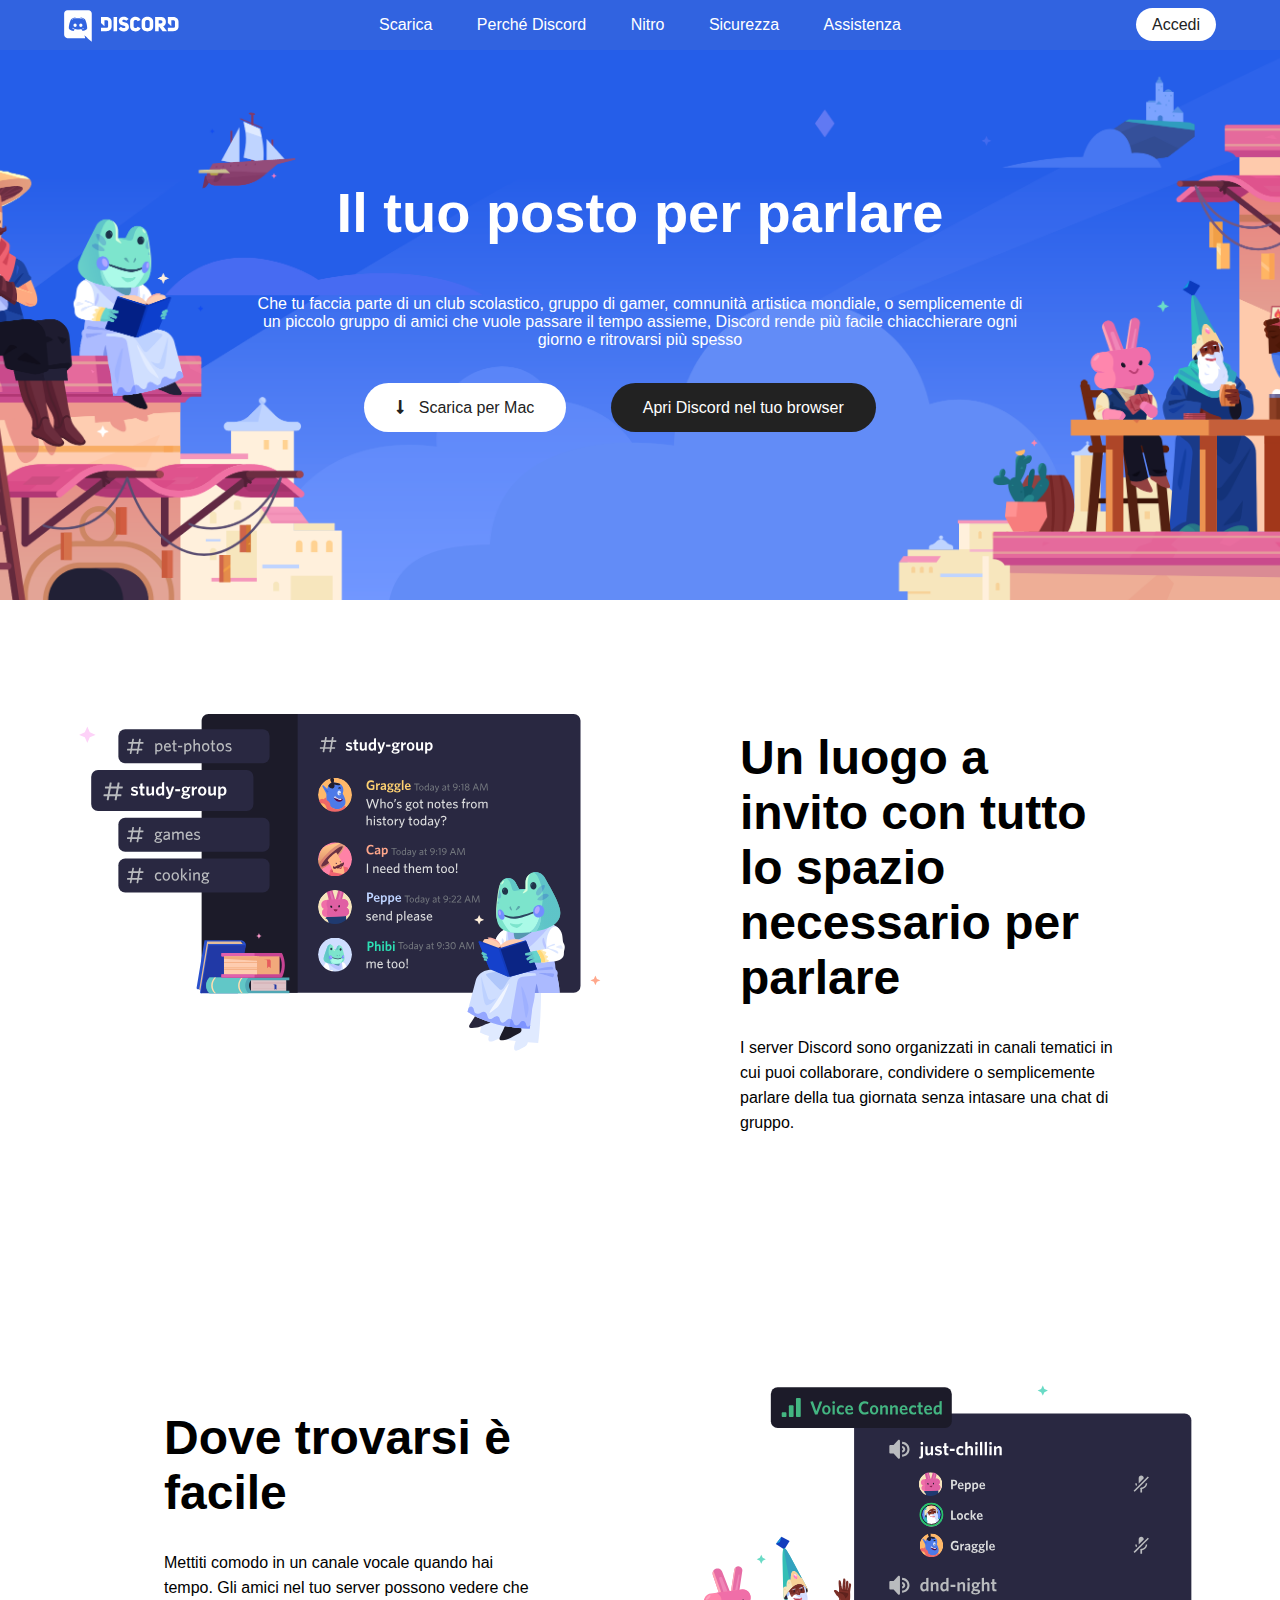
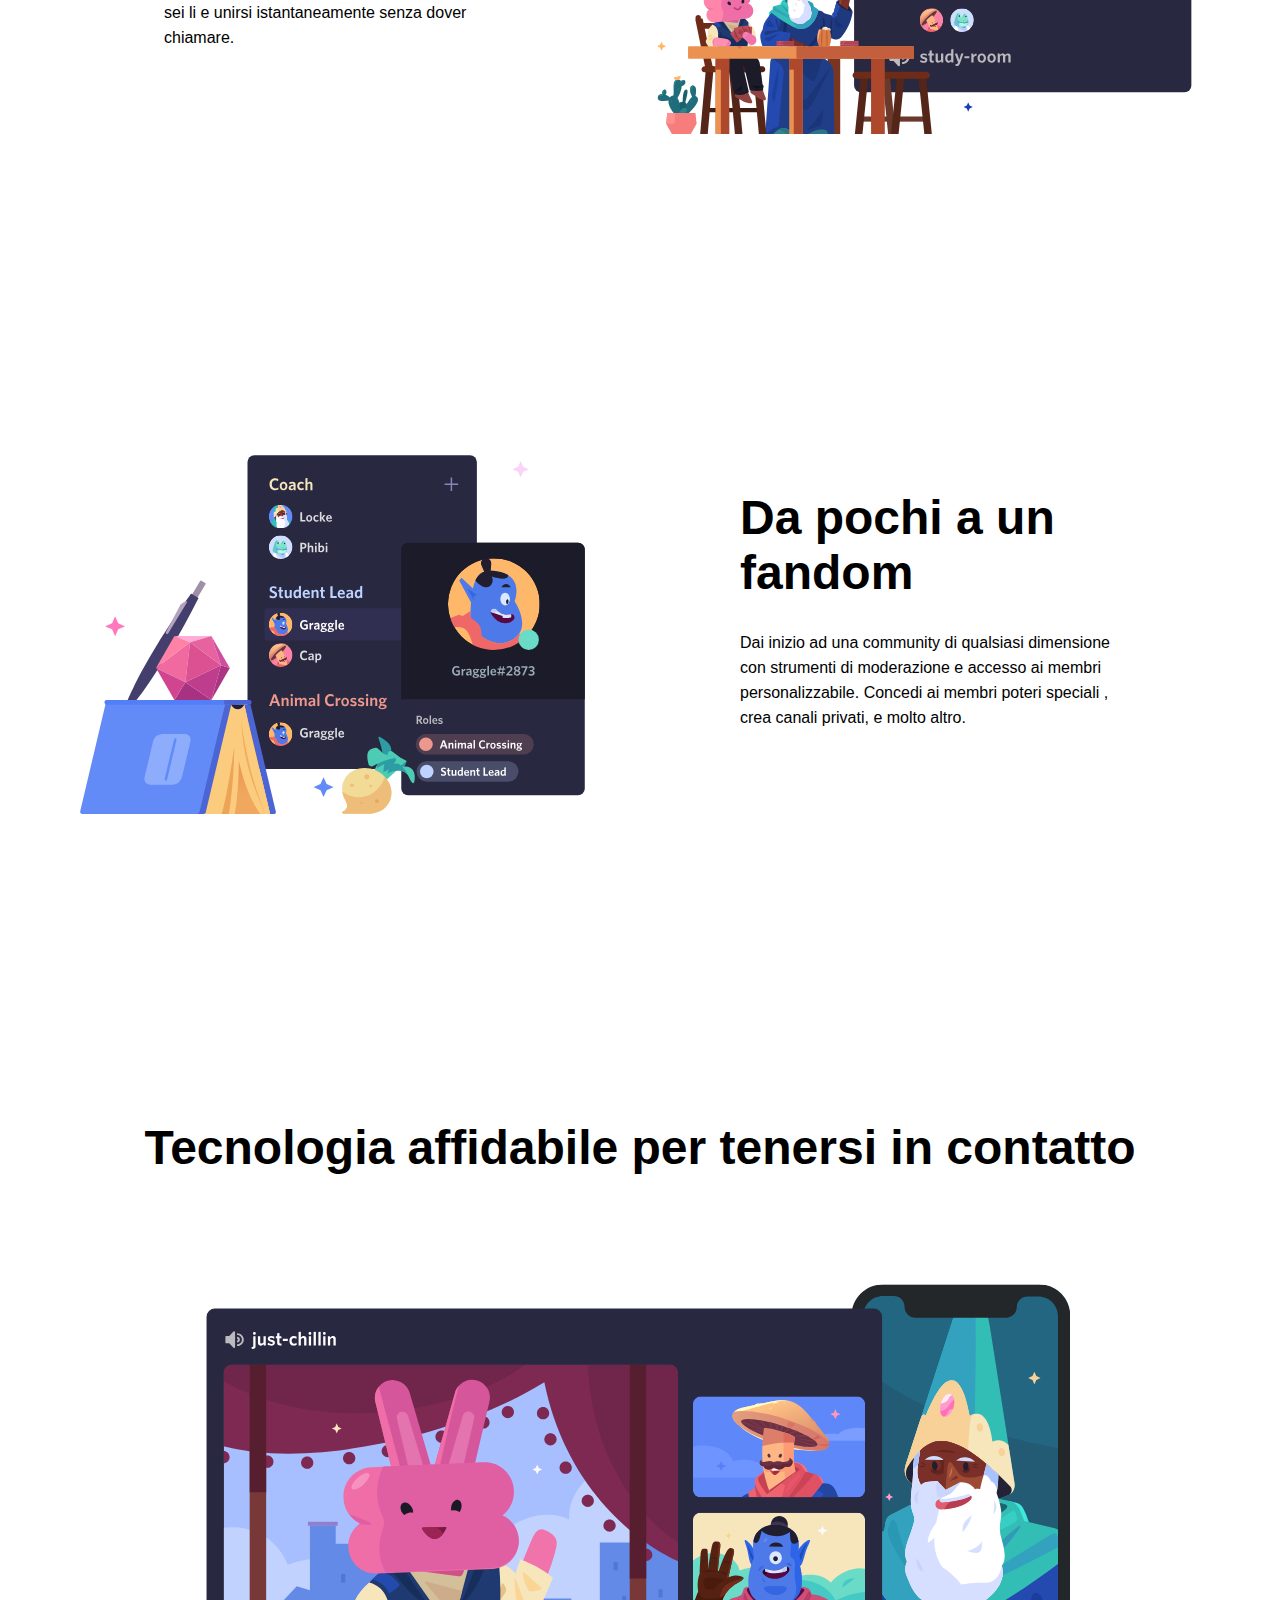
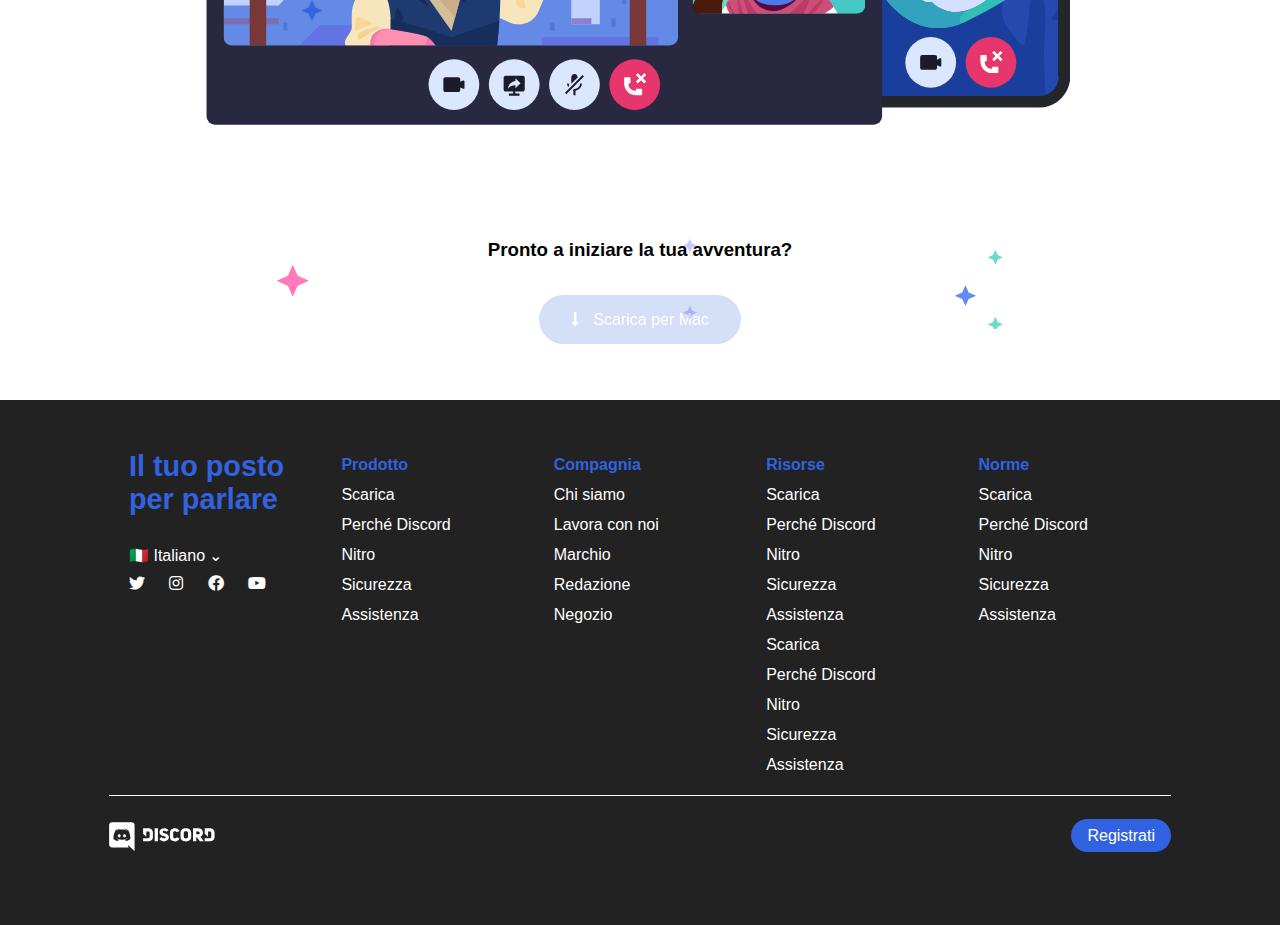
<file: index.html>
<!DOCTYPE html>
<html lang="en">

<head>
    <link rel="stylesheet" href="https://cdnjs.cloudflare.com/ajax/libs/font-awesome/5.15.4/css/all.min.css">
    <link rel="stylesheet" href="css/style.css">
    <meta charset="UTF-8">
    <meta http-equiv="X-UA-Compatible" content="IE=edge">
    <meta name="viewport" content="width=device-width, initial-scale=1.0">
    <title>htmlcss-Discord</title>
</head>

<body>

    <header>

        <div class="clearfix container-nav">

            <!-- logo  -->
            <div class="logo float-left">
                <img src="img/logo.svg" alt="header-logo">
            </div>

            <!-- navbar  -->
            <nav id="header-nav" class="float-left">
                <ul>
                    <li>
                        <a href="#">Scarica</a>
                    </li>
                    <li>
                        <a href="#">Perché Discord</a>
                    </li>
                    <li>
                        <a href=à"">Nitro</a>
                    </li>
                    <li>
                        <a href="#">Sicurezza</a>
                    </li>
                    <li>
                        <a href="#">Assistenza</a>
                    </li>
                </ul>
            </nav>

            <!-- btn header  -->
            <div class="btn-min float-right">
                <a href="#">Accedi</a>
            </div>

        </div>

    </header>


    <!-- jumbotron -->
    <div id="jumbotron">

        <div class="container-min">

            <h1 class="mrg-btm-50">Il tuo posto per parlare</h1>
            <p class="mrg-btm-50">Che tu faccia parte di un club scolastico, gruppo di gamer, comnunità artistica
                mondiale, o semplicemente di un piccolo gruppo di amici che vuole passare il tempo assieme, Discord
                rende più facile chiacchierare ogni giorno e ritrovarsi più spesso</p>

            <!-- buttons jumbotron -->
            <div class="btn-big">
                <a href="#"> <i class="fas fa-long-arrow-alt-down"></i> Scarica per Mac</a>
            </div>

            <div class="btn-big btn-black">
                <a href="#"> Apri Discord nel tuo browser</a>
            </div>

        </div>

    </div>
    <!-- fine jumbotron  -->

    <!-- main  -->
    <main>

        <!-- prima sezione main  -->
        <section class="container clearfix">

            <div class="float-left w-50">
                <img src="img/item1.svg" alt="sec1-img">
            </div>
            <div class="float-right w-50 pd-50-100">
                <h2 class="mrg-btm-30"> Un luogo a invito con tutto lo spazio necessario per parlare</h2>
                <p>
                    I server Discord sono organizzati in canali tematici in cui puoi collaborare, condividere o semplicemente parlare della tua giornata senza intasare una chat di gruppo.
                </p>
            </div>

        </section>
        <!-- fine prima sezione main  -->

        <!-- seconda sezione main  -->
        <section class="container clearfix">

            <div class="float-left w-50 pd-50-100">
                <h2 class="mrg-btm-30">
                    Dove trovarsi è facile
                </h2>
                <p>
                    Mettiti comodo in un canale vocale quando hai tempo. Gli amici nel tuo server possono vedere che sei li e unirsi istantaneamente senza dover chiamare.
                </p>
            </div>
            <div class="float-right w-50">
                <img src="img/item2.svg" alt="sect2-img">
            </div>
        </section>
        <!-- fine seconda sezione main  -->

        <!-- terza sezione main  -->
        <section class="container clearfix">

            <div class="float-left w-50">
                <img src="img/item3.svg" alt="sect2-img">

            </div>
            <div class="float-right w-50 pd-50-100">
                <h2 class="mrg-btm-30">
                    Da pochi a un fandom
                </h2>
                <p>
                    Dai inizio ad una community di qualsiasi dimensione con strumenti di moderazione e accesso ai membri personalizzabile. Concedi ai membri poteri speciali , crea canali privati, e molto altro.
                </p>
            </div>

        </section>

        <!-- sezione bottom  -->
        <section id="section-bottom" class="container-plus">

            <h2 class=" mrg-btm-50">Tecnologia affidabile per tenersi in contatto</h2>
            <img src="img/item4-big.svg" alt="">
            <div class="start-adventure">
                <h3 class="mrg-btm-50">Pronto a iniziare la tua avventura?</h3>
                <div class="btn-big btn-blue">
                    <a href="#"><i class="fas fa-long-arrow-alt-down"></i> Scarica per Mac</a>
                </div>
            </div>

        </section>
        <!-- fine sezione bottom  -->

    </main>
    <!-- fine main  -->

    <!-- footer  -->
    <footer>

        <div class="ft-container">

            <div class="clearfix">

                <!-- ftcol-left  -->
                <nav class=" ftcol-left float-left">
                    <h4 class="mrg-btm-30">Il tuo posto per parlare</h4>
                    <span> 🇮🇹 Italiano &#8964;</span>
                    <ul>
                        <li>
                            <a href="#"><i class="fab fa-twitter"></i></a>
                        </li>
                        <li>
                            <a href="#"><i class="fab fa-instagram"></i></a>
                        </li>
                        <li>
                            <a href="#"><i class="fab fa-facebook"></i></a>
                        </li>
                        <li>
                            <a href="#"><i class="fab fa-youtube"></i></a>
                        </li>
                    </ul>
                </nav>

                <!-- ftcol-right -->

                <!-- prima lista  -->
                <nav class="ftcol-right float-left">

                    <ul>
                        <li>
                            <h4>Prodotto</h4>
                        </li>
                        <li>
                            <a href="#">Scarica</a>
                        </li>
                        <li>
                            <a href="#">Perché Discord</a>
                        </li>
                        <li>
                            <a href="#">Nitro</a>
                        </li>
                        <li>
                            <a href="#">Sicurezza</a>
                        </li>
                        <li>
                            <a href="#">Assistenza</a>
                        </li>
                    </ul>

                </nav>

                <!-- seconda lista  -->
                <nav class="ftcol-right float-left">

                    <ul>
                        <li>
                            <h4>Compagnia</h4>
                        </li>
                        <li>
                            <a href="#">Chi siamo</a>
                        </li>
                        <li>
                            <a href="#">Lavora con noi</a>
                        </li>
                        <li>
                            <a href="#">Marchio</a>
                        </li>
                        <li>
                            <a href="#">Redazione</a>
                        </li>
                        <li>
                            <a href="#">Negozio</a>
                        </li>
                    </ul>

                </nav>

                <!-- terza lista  -->
                <nav class="ftcol-right float-left">

                    <ul>
                        <li>
                            <h4>Risorse</h4>
                        </li>
                        <li>
                            <a href="#">Scarica</a>
                        </li>
                        <li>
                            <a href="#">Perché Discord</a>
                        </li>
                        <li>
                            <a href="#">Nitro</a>
                        </li>
                        <li>
                            <a href="#">Sicurezza</a>
                        </li>
                        <li>
                            <a href="#">Assistenza</a>
                        </li>
                        <li>
                            <a href="#">Scarica</a>
                        </li>
                        <li>
                            <a href="#">Perché Discord</a>
                        </li>
                        <li>
                            <a href="#">Nitro</a>
                        </li>
                        <li>
                            <a href="#">Sicurezza</a>
                        </li>
                        <li>
                            <a href="#">Assistenza</a>
                        </li>
                    </ul>

                </nav>

                <!-- quarta lista  -->
                <nav class="ftcol-right float-left">

                    <ul>
                        <li>
                            <h4>Norme</h4>
                        </li>
                        <li>
                            <a href="#">Scarica</a>
                        </li>
                        <li>
                            <a href="#">Perché Discord</a>
                        </li>
                        <li>
                            <a href="#">Nitro</a>
                        </li>
                        <li>
                            <a href="#">Sicurezza</a>
                        </li>
                        <li>
                            <a href="#">Assistenza</a>
                        </li>
                    </ul>

                </nav>

            </div>

            <!-- bottom nav  -->
            <div id="bottom-nav" class="clearfix mrg-top-15">

                <div class="logo float-left">
                    <img src="img/logo.svg" alt="footer-logo">
                </div>

                <div class="btn-min btn-blue float-right">
                    <a href="#">Registrati</a>
                </div>

            </div>

        </div>

    </footer>
    <!-- fine footer  -->

</body>

</html>
</file>
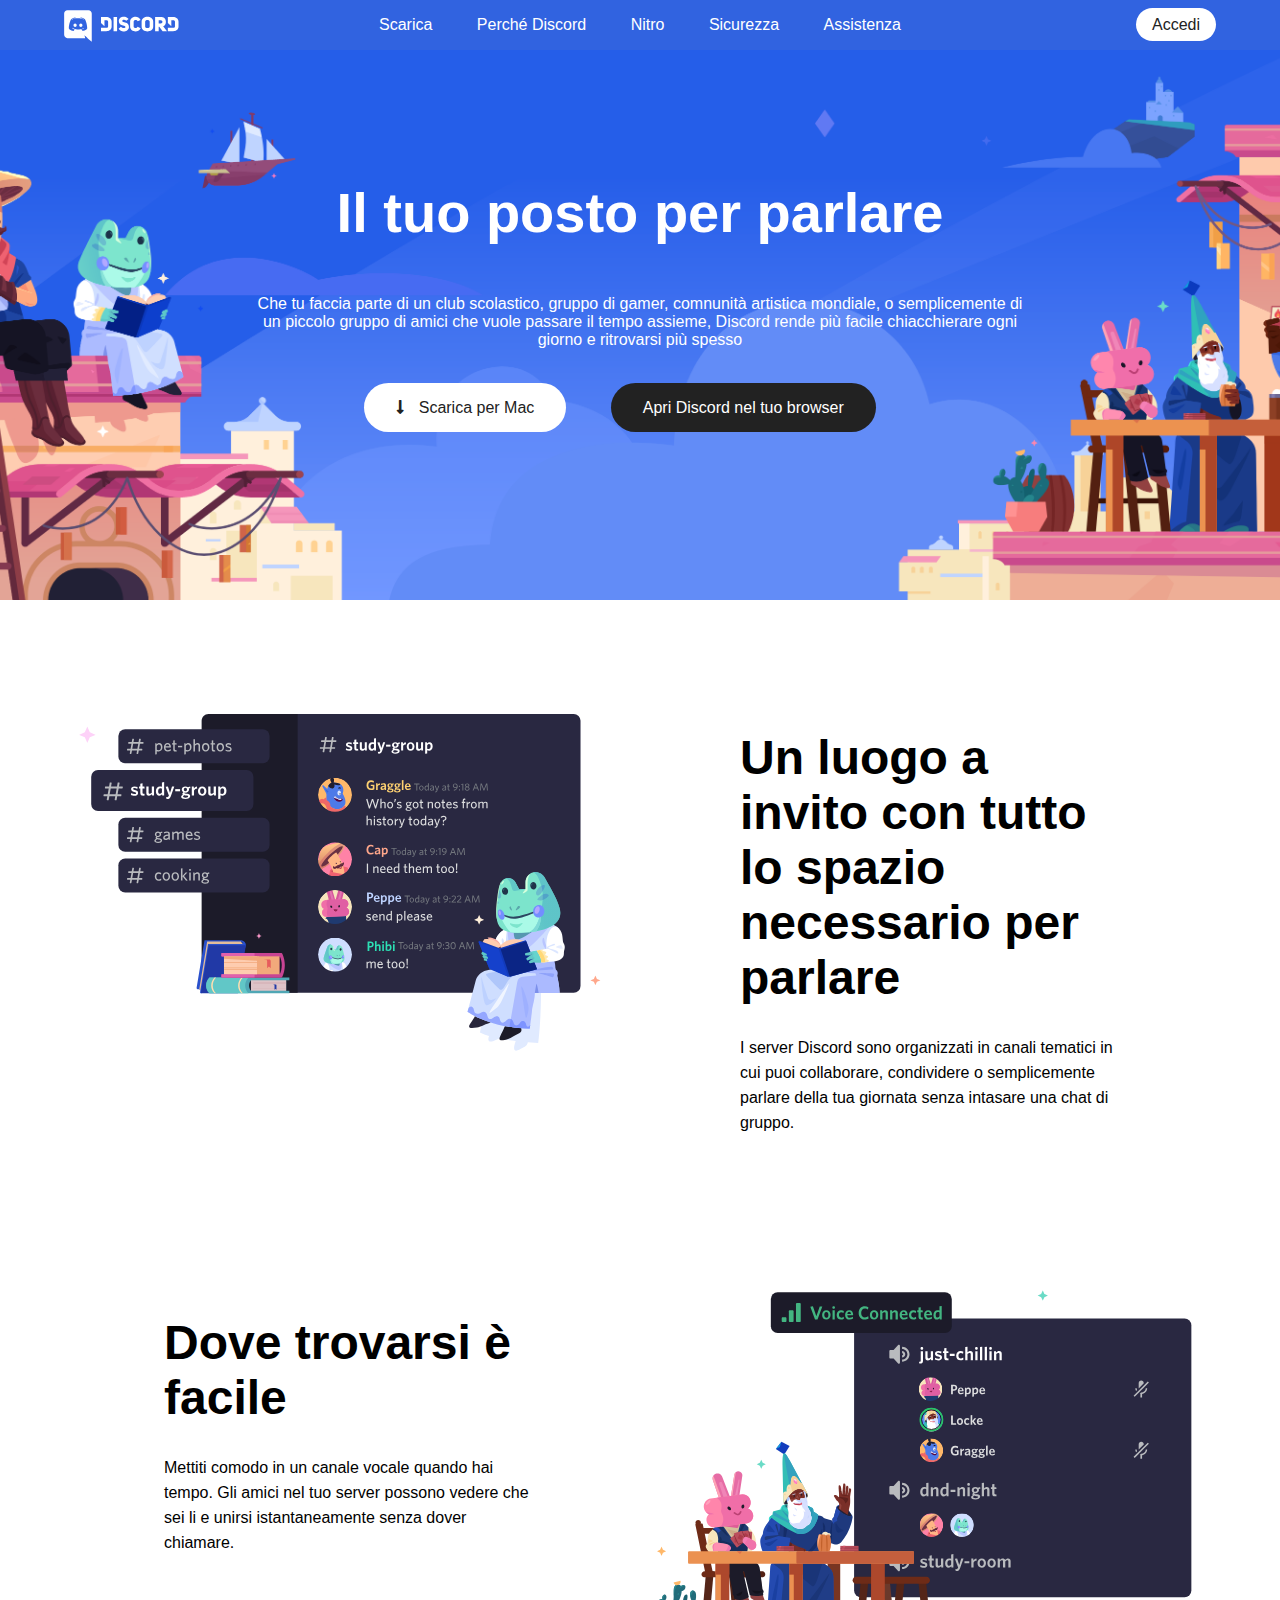
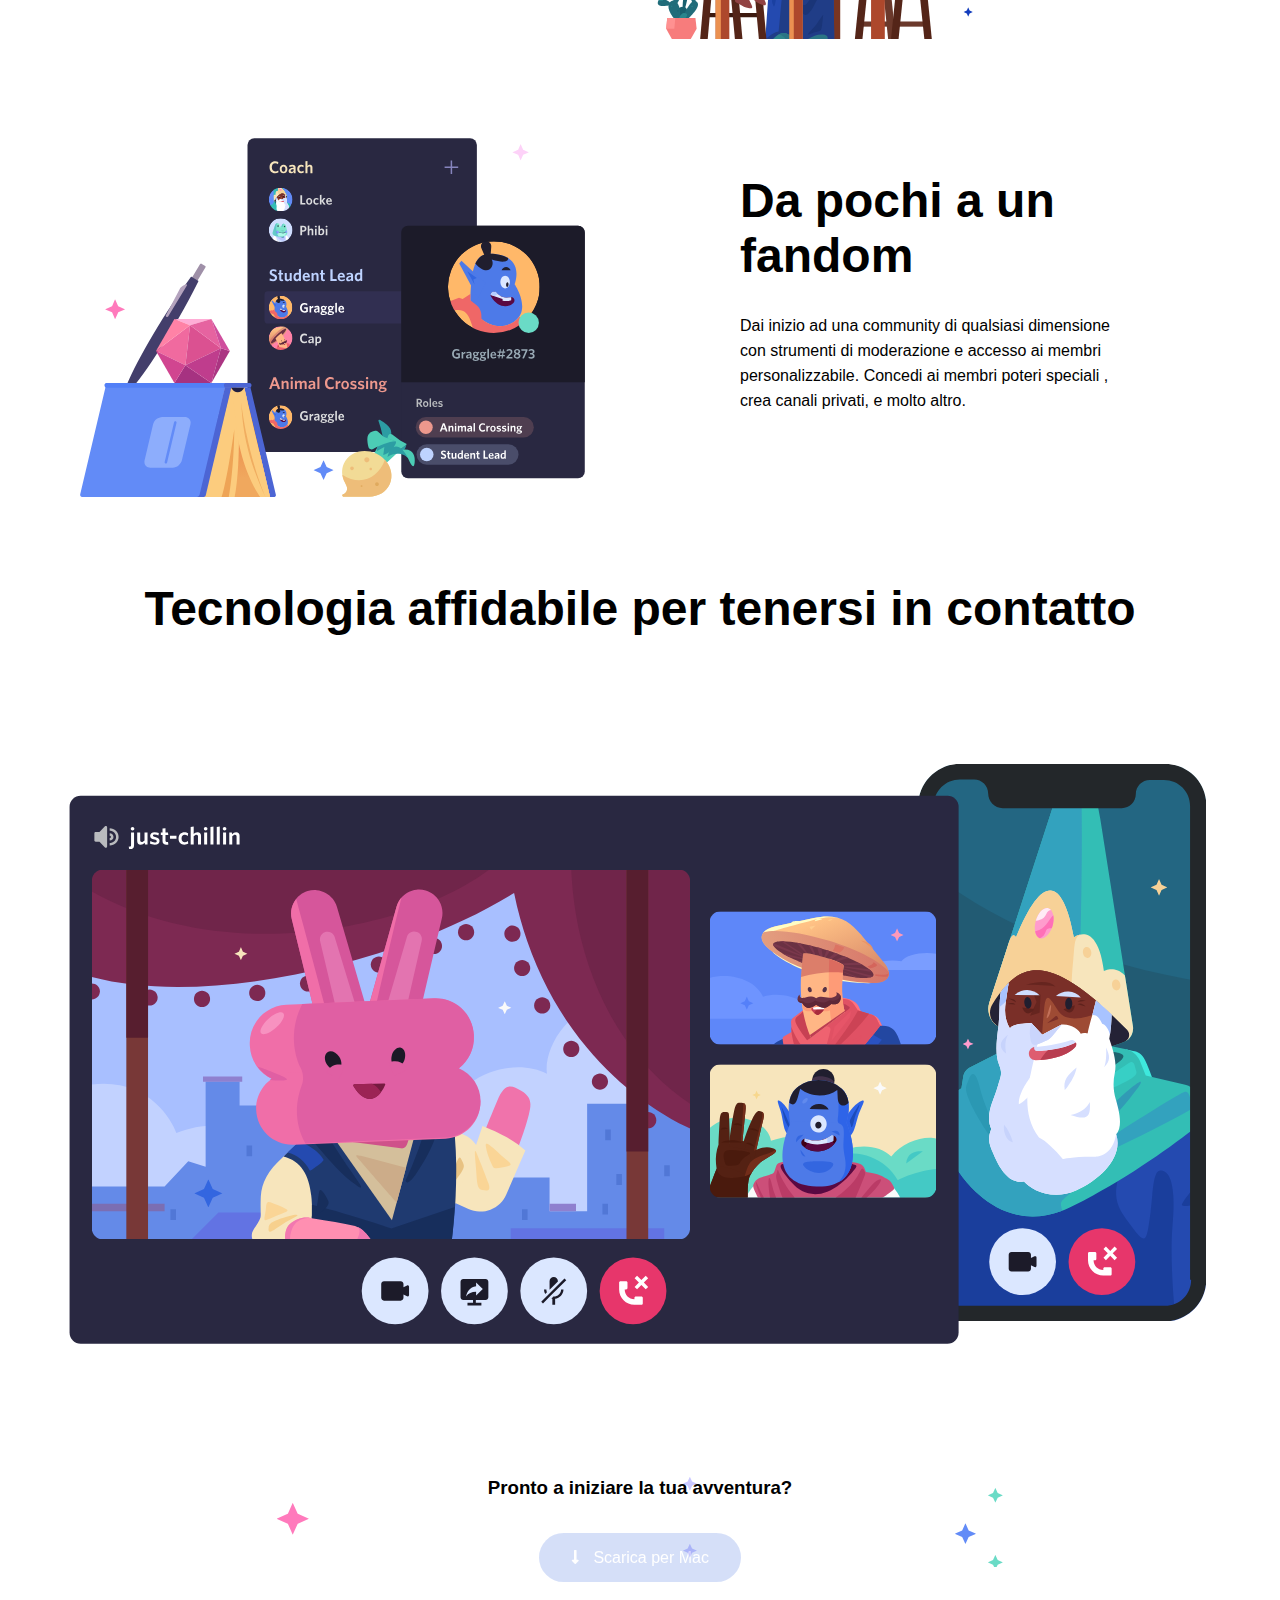
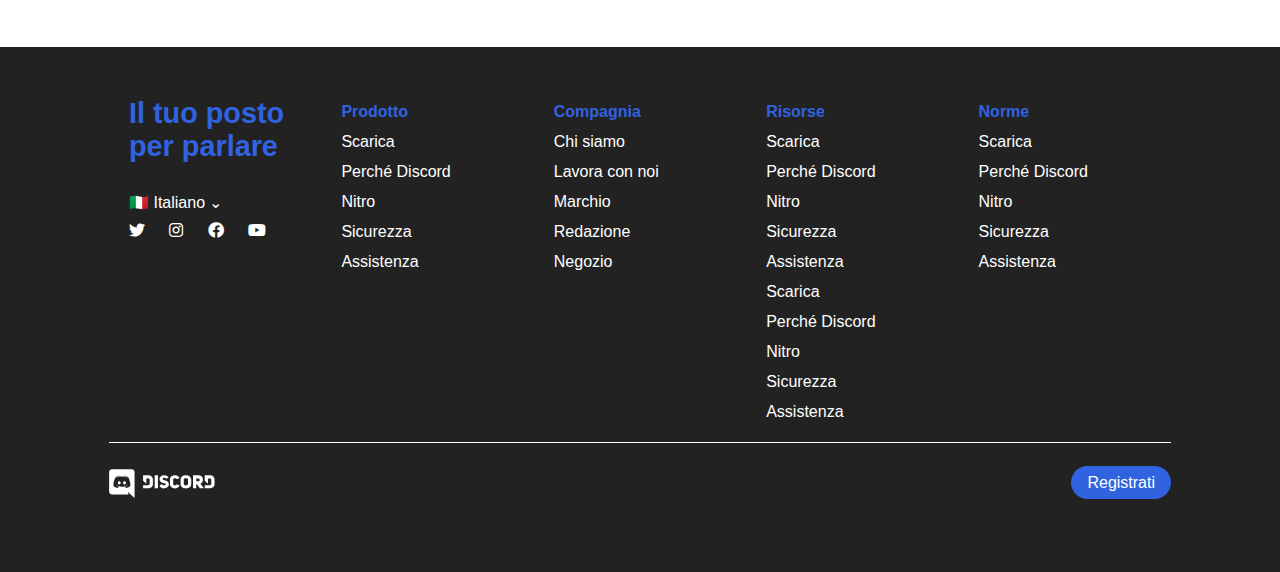
<file: Bonus/index.html>
<!DOCTYPE html>
<html lang="en">

<head>
    <link rel="stylesheet" href="https://cdnjs.cloudflare.com/ajax/libs/font-awesome/5.15.4/css/all.min.css">
    <link rel="stylesheet" href="css/style.css">
    <meta charset="UTF-8">
    <meta http-equiv="X-UA-Compatible" content="IE=edge">
    <meta name="viewport" content="width=device-width, initial-scale=1.0">
    <title>Debug discord</title>
</head>

<body>

    <header>

        <div class="clearfix container-nav">

            <!-- logo  -->
            <div class="logo float-left">
                <img src="img/logo.svg" alt="header-logo">
            </div>

            <!-- navbar  -->
            <nav id="header-nav" class="float-left">
                <ul>
                    <li>
                        <a href="#">Scarica</a>
                    </li>
                    <li>
                        <a href="#">Perché Discord</a>
                    </li>
                    <li>
                        <a href=à"">Nitro</a>
                    </li>
                    <li>
                        <a href="#">Sicurezza</a>
                    </li>
                    <li>
                        <a href="#">Assistenza</a>
                    </li>
                </ul>
            </nav>

            <!-- btn header  -->
            <div class="btn-min float-right">
                <a href="#">Accedi</a>
            </div>

        </div>

    </header>


    <!-- jumbotron -->
    <div id="jumbotron">

        <div class="container-min">

            <h1 class="mrg-btm-50">Il tuo posto per parlare</h1>
            <p class="mrg-btm-50">Che tu faccia parte di un club scolastico, gruppo di gamer, comnunità artistica
                mondiale, o semplicemente di un piccolo gruppo di amici che vuole passare il tempo assieme, Discord
                rende più facile chiacchierare ogni giorno e ritrovarsi più spesso</p>

            <!-- buttons jumbotron -->
            <div class="btn-big">
                <a href="#"> <i class="fas fa-long-arrow-alt-down"></i> Scarica per Mac</a>
            </div>

            <div class="btn-big btn-black">
                <a href="#"> Apri Discord nel tuo browser</a>
            </div>

        </div>

    </div>
    <!-- fine jumbotron  -->

    <!-- main  -->
    <main>

        <!-- prima sezione main  -->
        <section class="container clearfix">

            <div class="float-left w-50">
                <img src="img/item1.svg" alt="sec1-img">
            </div>
            <div class="float-right w-50 pd-50-100">
                <h2 class="mrg-btm-30"> Un luogo a invito con tutto lo spazio necessario per parlare</h2>
                <p>
                    I server Discord sono organizzati in canali tematici in cui puoi collaborare, condividere o semplicemente parlare della tua giornata senza intasare una chat di gruppo.
                </p>
            </div>

        </section>
        <!-- fine prima sezione main  -->

        <!-- seconda sezione main  -->
        <section class="container clearfix">

            <div class="float-left w-50 pd-50-100">
                <h2 class="mrg-btm-30">
                    Dove trovarsi è facile
                </h2>
                <p>
                    Mettiti comodo in un canale vocale quando hai tempo. Gli amici nel tuo server possono vedere che sei li e unirsi istantaneamente senza dover chiamare.
                </p>
            </div>
            <div class="float-right w-50">
                <img src="img/item2.svg" alt="sect2-img">
            </div>
        </section>
        <!-- fine seconda sezione main  -->

        <!-- terza sezione main  -->
        <section class="container clearfix">

            <div class="float-left w-50">
                <img src="img/item3.svg" alt="sect2-img">

            </div>
            <div class="float-right w-50 pd-50-100">
                <h2 class="mrg-btm-30">
                    Da pochi a un fandom
                </h2>
                <p>
                    Dai inizio ad una community di qualsiasi dimensione con strumenti di moderazione e accesso ai membri personalizzabile. Concedi ai membri poteri speciali , crea canali privati, e molto altro.
                </p>
            </div>

        </section>

        <!-- sezione bottom  -->
        <section id="section-bottom" class="container-plus">

            <h2 class=" mrg-btm-50">Tecnologia affidabile per tenersi in contatto</h2>
            <img src="img/item4-big.svg" alt="">
            <div class="start-adventure">
                <h3 class="mrg-btm-50">Pronto a iniziare la tua avventura?</h3>
                <div class="btn-big btn-blue">
                    <a href="#"><i class="fas fa-long-arrow-alt-down"></i> Scarica per Mac</a>
                </div>
            </div>

        </section>
        <!-- fine sezione bottom  -->

    </main>
    <!-- fine main  -->

    <!-- footer  -->
    <footer>

        <div class="ft-container">

            <div class="clearfix">

                <!-- ftcol-left  -->
                <nav class=" ftcol-left float-left">
                    <h4 class="mrg-btm-30">Il tuo posto per parlare</h4>
                    <span> 🇮🇹 Italiano &#8964;</span>
                    <ul>
                        <li>
                            <a href="#"><i class="fab fa-twitter"></i></a>
                        </li>
                        <li>
                            <a href="#"><i class="fab fa-instagram"></i></a>
                        </li>
                        <li>
                            <a href="#"><i class="fab fa-facebook"></i></a>
                        </li>
                        <li>
                            <a href="#"><i class="fab fa-youtube"></i></a>
                        </li>
                    </ul>
                </nav>

                <!-- ftcol-right -->

                <!-- prima lista  -->
                <nav class="ftcol-right float-left">

                    <ul>
                        <li>
                            <h4>Prodotto</h4>
                        </li>
                        <li>
                            <a href="#">Scarica</a>
                        </li>
                        <li>
                            <a href="#">Perché Discord</a>
                        </li>
                        <li>
                            <a href="#">Nitro</a>
                        </li>
                        <li>
                            <a href="#">Sicurezza</a>
                        </li>
                        <li>
                            <a href="#">Assistenza</a>
                        </li>
                    </ul>

                </nav>

                <!-- seconda lista  -->
                <nav class="ftcol-right float-left">

                    <ul>
                        <li>
                            <h4>Compagnia</h4>
                        </li>
                        <li>
                            <a href="#">Chi siamo</a>
                        </li>
                        <li>
                            <a href="#">Lavora con noi</a>
                        </li>
                        <li>
                            <a href="#">Marchio</a>
                        </li>
                        <li>
                            <a href="#">Redazione</a>
                        </li>
                        <li>
                            <a href="#">Negozio</a>
                        </li>
                    </ul>

                </nav>

                <!-- terza lista  -->
                <nav class="ftcol-right float-left">

                    <ul>
                        <li>
                            <h4>Risorse</h4>
                        </li>
                        <li>
                            <a href="#">Scarica</a>
                        </li>
                        <li>
                            <a href="#">Perché Discord</a>
                        </li>
                        <li>
                            <a href="#">Nitro</a>
                        </li>
                        <li>
                            <a href="#">Sicurezza</a>
                        </li>
                        <li>
                            <a href="#">Assistenza</a>
                        </li>
                        <li>
                            <a href="#">Scarica</a>
                        </li>
                        <li>
                            <a href="#">Perché Discord</a>
                        </li>
                        <li>
                            <a href="#">Nitro</a>
                        </li>
                        <li>
                            <a href="#">Sicurezza</a>
                        </li>
                        <li>
                            <a href="#">Assistenza</a>
                        </li>
                    </ul>

                </nav>

                <!-- quarta lista  -->
                <nav class="ftcol-right float-left">

                    <ul>
                        <li>
                            <h4>Norme</h4>
                        </li>
                        <li>
                            <a href="#">Scarica</a>
                        </li>
                        <li>
                            <a href="#">Perché Discord</a>
                        </li>
                        <li>
                            <a href="#">Nitro</a>
                        </li>
                        <li>
                            <a href="#">Sicurezza</a>
                        </li>
                        <li>
                            <a href="#">Assistenza</a>
                        </li>
                    </ul>

                </nav>

            </div>

            <!-- bottom nav  -->
            <div id="bottom-nav" class="clearfix mrg-top-15">

                <div class="logo float-left">
                    <img src="img/logo.svg" alt="footer-logo">
                </div>

                <div class="btn-min btn-blue float-right">
                    <a href="#">Registrati</a>
                </div>

            </div>

        </div>

    </footer>
    <!-- fine footer  -->

</body>

</html>
</file>
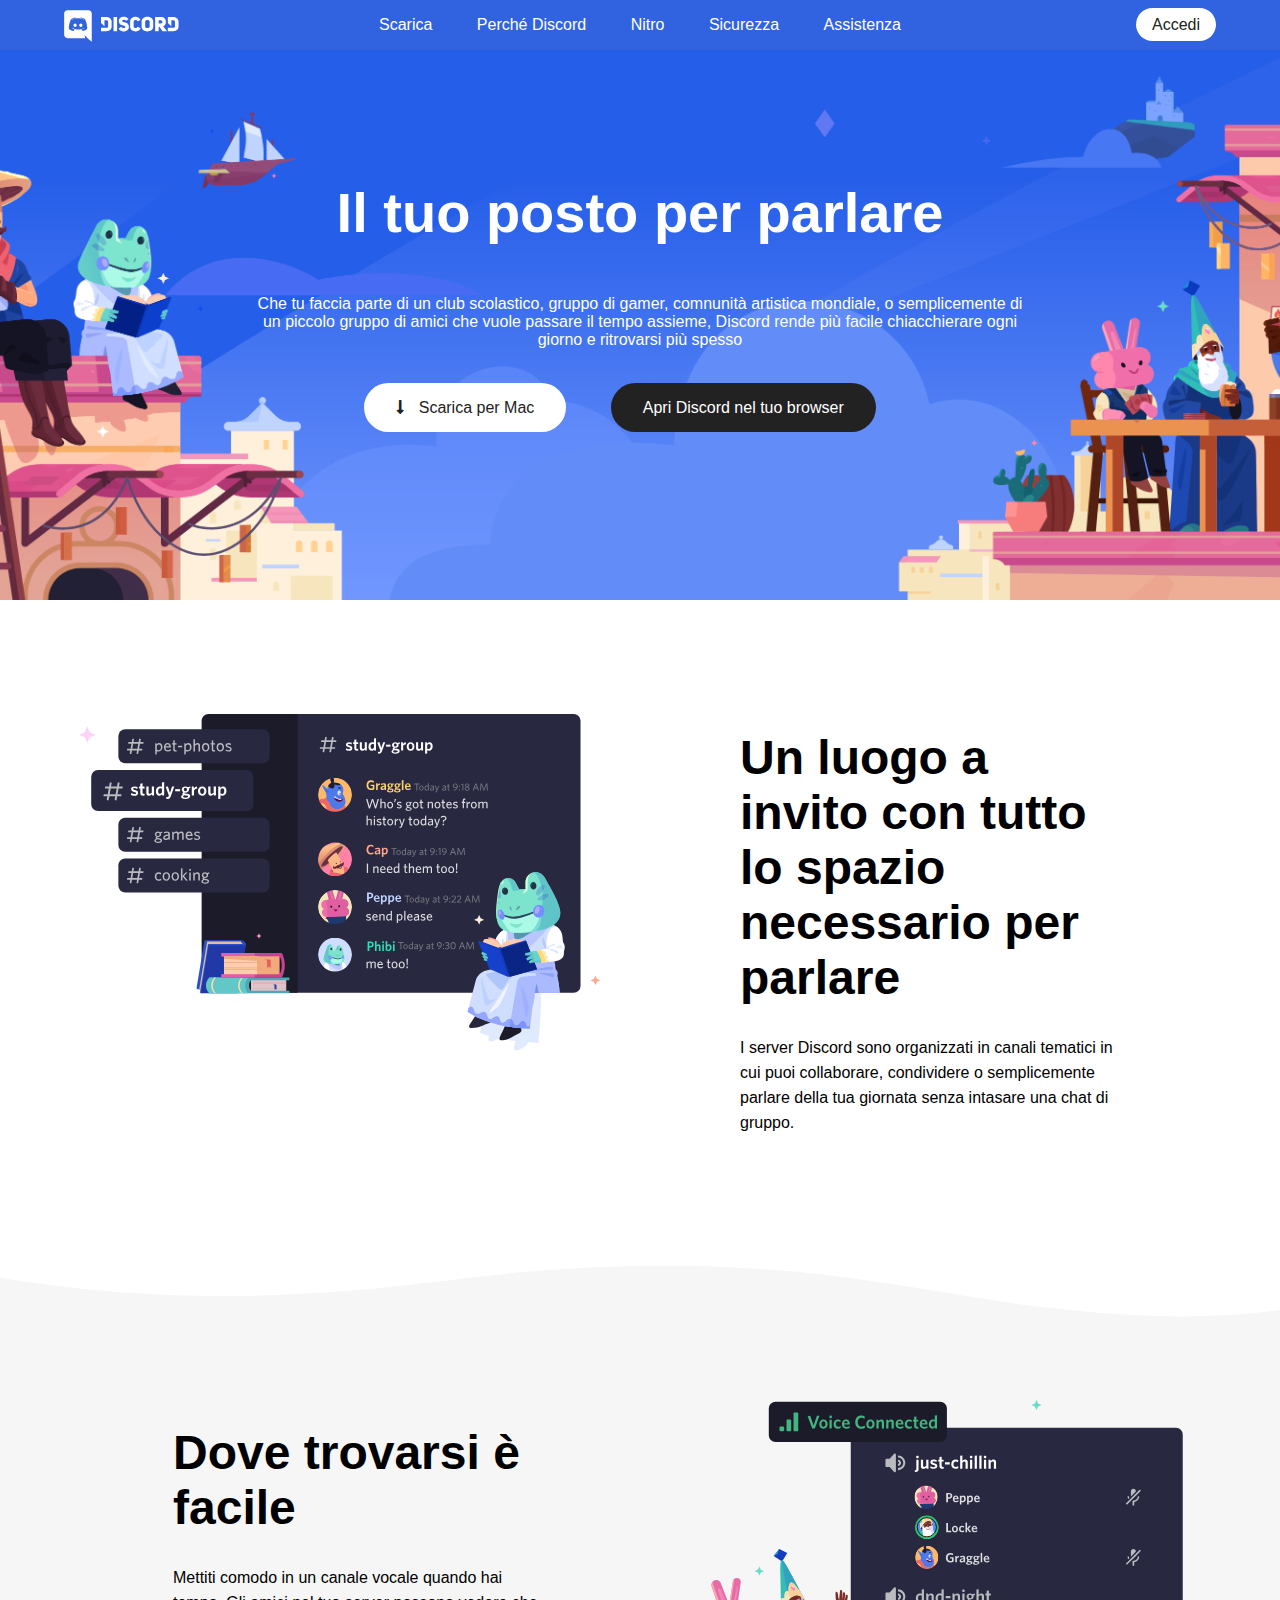
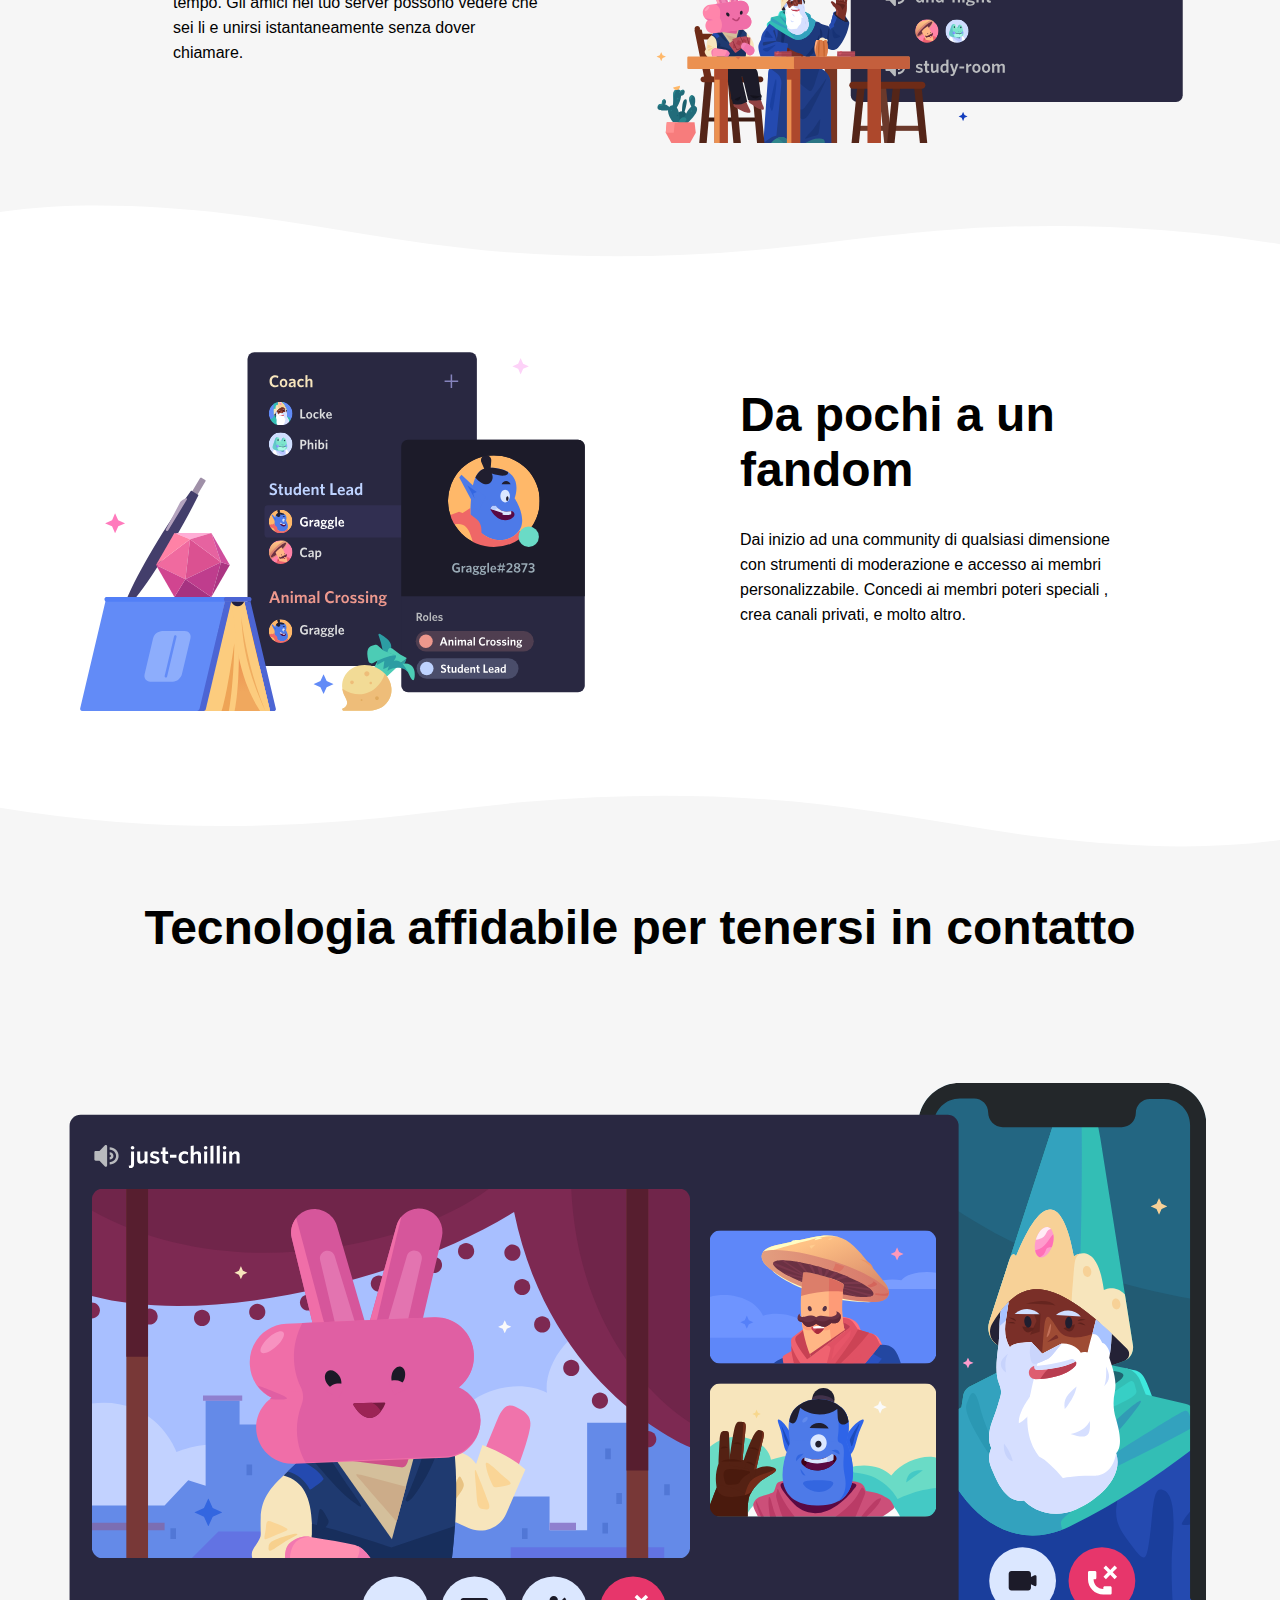
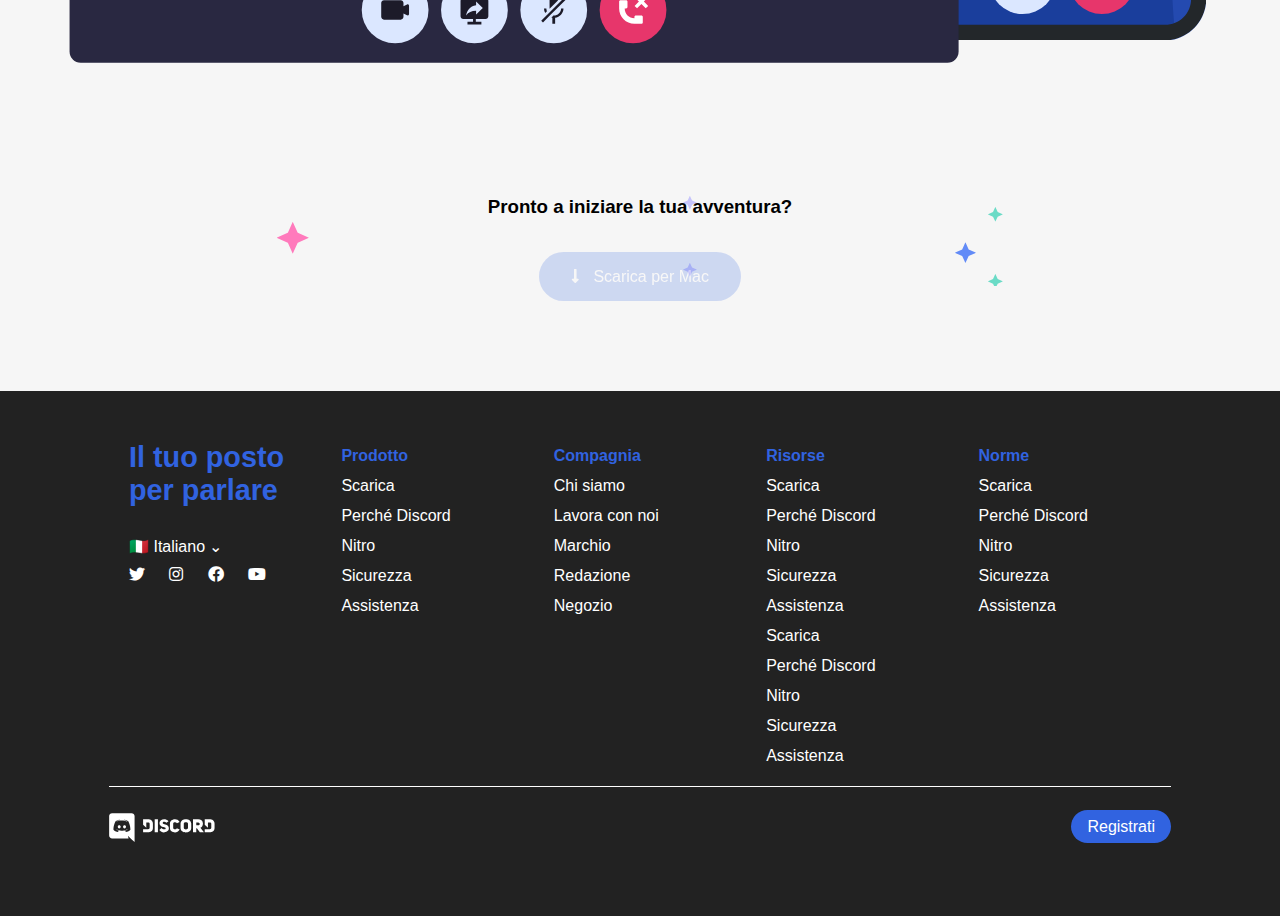
<file: Bonus/bonusindex.html>
<!DOCTYPE html>
<html lang="en">

<head>
    <link rel="stylesheet" href="css/stylebonus.css">
    <link rel="stylesheet" href="https://cdnjs.cloudflare.com/ajax/libs/font-awesome/5.15.4/css/all.min.css">
    <link rel="stylesheet" href="css/style.css">
    <meta charset="UTF-8">
    <meta http-equiv="X-UA-Compatible" content="IE=edge">
    <meta name="viewport" content="width=device-width, initial-scale=1.0">
    <title>htmlcss-discord Bonus</title>
</head>

<body>

    <header>

        <div class="clearfix container-nav">

            <!-- logo  -->
            <div class="logo float-left">
                <img src="img/logo.svg" alt="header-logo">
            </div>

            <!-- navbar  -->
            <nav id="header-nav" class="float-left">
                <ul>
                    <li>
                        <a href="#">Scarica</a>
                    </li>
                    <li>
                        <a href="#">Perché Discord</a>
                    </li>
                    <li>
                        <a href=à"">Nitro</a>
                    </li>
                    <li>
                        <a href="#">Sicurezza</a>
                    </li>
                    <li>
                        <a href="#">Assistenza</a>
                    </li>
                </ul>
            </nav>

            <!-- btn header  -->
            <div class="btn-min float-right">
                <a href="#">Accedi</a>
            </div>

        </div>

    </header>


    <!-- jumbotron -->
    <div id="jumbotron">

        <div class="container-min">

            <h1 class="mrg-btm-50">Il tuo posto per parlare</h1>
            <p class="mrg-btm-50">Che tu faccia parte di un club scolastico, gruppo di gamer, comnunità artistica
                mondiale, o semplicemente di un piccolo gruppo di amici che vuole passare il tempo assieme, Discord
                rende più facile chiacchierare ogni giorno e ritrovarsi più spesso</p>

            <!-- buttons jumbotron -->
            <div class="btn-big">
                <a href="#"> <i class="fas fa-long-arrow-alt-down"></i> Scarica per Mac</a>
            </div>

            <div class="btn-big btn-black">
                <a href="#"> Apri Discord nel tuo browser</a>
            </div>

        </div>

    </div>
    <!-- fine jumbotron  -->

    <!-- main  -->
    <main>

        <!-- prima sezione main  -->
        <section class="container clearfix">

            <div class="float-left w-50">
                <img src="img/item1.svg" alt="sec1-img">
            </div>
            <div class="float-right w-50 pd-50-100">
                <h2 class="mrg-btm-30"> Un luogo a invito con tutto lo spazio necessario per parlare</h2>
                <p>
                    I server Discord sono organizzati in canali tematici in cui puoi collaborare, condividere o semplicemente parlare della tua giornata senza intasare una chat di gruppo.
                </p>
            </div>

        </section>
        <!-- fine prima sezione main  -->


        <!-- seconda sezione main  -->
        <section class="ps-rel-wave bg-f6">

            <div class="container clearfix">
            
                <div class="float-left w-50 pd-50-100">
                    <h2 class="mrg-btm-30">
                        Dove trovarsi è facile
                    </h2>
                    <p>
                        Mettiti comodo in un canale vocale quando hai tempo. Gli amici nel tuo server possono vedere che sei li e
                        unirsi istantaneamente senza dover chiamare.
                    </p>
                </div>
                <div class="float-right w-50">
                    <img src="img/item2.svg" alt="sect2-img">
                </div>
            
            </div>

            <div class="wave">
                <svg data-name="Layer 1" xmlns="http://www.w3.org/2000/svg" viewBox="0 0 1200 120" preserveAspectRatio="none">
                    <path
                        d="M321.39,56.44c58-10.79,114.16-30.13,172-41.86,82.39-16.72,168.19-17.73,250.45-.39C823.78,31,906.67,72,985.66,92.83c70.05,18.48,146.53,26.09,214.34,3V0H0V27.35A600.21,600.21,0,0,0,321.39,56.44Z"
                        class="shape-fill"></path>
                </svg>
            </div>

            <div class="wave2">
                <svg data-name="Layer 1" xmlns="http://www.w3.org/2000/svg" viewBox="0 0 1200 120" preserveAspectRatio="none">
                    <path
                        d="M321.39,56.44c58-10.79,114.16-30.13,172-41.86,82.39-16.72,168.19-17.73,250.45-.39C823.78,31,906.67,72,985.66,92.83c70.05,18.48,146.53,26.09,214.34,3V0H0V27.35A600.21,600.21,0,0,0,321.39,56.44Z"
                        class="shape-fill"></path>
                </svg>
            </div>

        </section>
        <!-- fine seconda sezione main  -->


        <!-- terza sezione main  -->
        <section class="container clearfix">
        
            <div class="float-left w-50">
                <img src="img/item3.svg" alt="sect2-img">
        
            </div>
            <div class="float-right w-50 pd-50-100">
                <h2 class="mrg-btm-30">
                    Da pochi a un fandom
                </h2>
                <p>
                    Dai inizio ad una community di qualsiasi dimensione con strumenti di moderazione e accesso ai membri
                    personalizzabile. Concedi ai membri poteri speciali , crea canali privati, e molto altro.
                </p>
            </div>

        </section>
        <!-- fine terza sezione main  -->
        

        <!-- sezione bottom  -->
        <section class="bg-f6 ps-rel-wave pd-25-0">

            <div id="section-bottom" class=" bg_f6 container-plus">

                <h2 class=" mrg-btm-50">Tecnologia affidabile per tenersi in contatto</h2>
                <img src="img/item4-big.svg" alt="">
                <div class="start-adventure">
                    <h3 class="mrg-btm-50">Pronto a iniziare la tua avventura?</h3>
                    <div class="btn-big btn-blue">
                        <a href="#"><i class="fas fa-long-arrow-alt-down"></i> Scarica per Mac</a>
                    </div>
                </div>

            </div>

            <div class="wave3">
                <svg data-name="Layer 1" xmlns="http://www.w3.org/2000/svg" viewBox="0 0 1200 120" preserveAspectRatio="none">
                    <path
                        d="M321.39,56.44c58-10.79,114.16-30.13,172-41.86,82.39-16.72,168.19-17.73,250.45-.39C823.78,31,906.67,72,985.66,92.83c70.05,18.48,146.53,26.09,214.34,3V0H0V27.35A600.21,600.21,0,0,0,321.39,56.44Z"
                        class="shape-fill"></path>
                </svg>
            </div>

        </section>
        <!-- fine sezione bottom  -->


    </main>
    <!-- fine main  -->

    <!-- footer  -->
    <footer>

        <div class="ft-container">

            <div class="clearfix">

                <!-- ftcol-left  -->
                <nav class=" ftcol-left float-left">
                    <h4 class="mrg-btm-30">Il tuo posto per parlare</h4>
                    <span> 🇮🇹 Italiano &#8964;</span>
                    <ul>
                        <li>
                            <a href="#"><i class="fab fa-twitter"></i></a>
                        </li>
                        <li>
                            <a href="#"><i class="fab fa-instagram"></i></a>
                        </li>
                        <li>
                            <a href="#"><i class="fab fa-facebook"></i></a>
                        </li>
                        <li>
                            <a href="#"><i class="fab fa-youtube"></i></a>
                        </li>
                    </ul>
                </nav>

                <!-- ftcol-right -->

                <!-- prima lista  -->
                <nav class="ftcol-right float-left">

                    <ul>
                        <li>
                            <h4>Prodotto</h4>
                        </li>
                        <li>
                            <a href="#">Scarica</a>
                        </li>
                        <li>
                            <a href="#">Perché Discord</a>
                        </li>
                        <li>
                            <a href="#">Nitro</a>
                        </li>
                        <li>
                            <a href="#">Sicurezza</a>
                        </li>
                        <li>
                            <a href="#">Assistenza</a>
                        </li>
                    </ul>

                </nav>

                <!-- seconda lista  -->
                <nav class="ftcol-right float-left">

                    <ul>
                        <li>
                            <h4>Compagnia</h4>
                        </li>
                        <li>
                            <a href="#">Chi siamo</a>
                        </li>
                        <li>
                            <a href="#">Lavora con noi</a>
                        </li>
                        <li>
                            <a href="#">Marchio</a>
                        </li>
                        <li>
                            <a href="#">Redazione</a>
                        </li>
                        <li>
                            <a href="#">Negozio</a>
                        </li>
                    </ul>

                </nav>

                <!-- terza lista  -->
                <nav class="ftcol-right float-left">

                    <ul>
                        <li>
                            <h4>Risorse</h4>
                        </li>
                        <li>
                            <a href="#">Scarica</a>
                        </li>
                        <li>
                            <a href="#">Perché Discord</a>
                        </li>
                        <li>
                            <a href="#">Nitro</a>
                        </li>
                        <li>
                            <a href="#">Sicurezza</a>
                        </li>
                        <li>
                            <a href="#">Assistenza</a>
                        </li>
                        <li>
                            <a href="#">Scarica</a>
                        </li>
                        <li>
                            <a href="#">Perché Discord</a>
                        </li>
                        <li>
                            <a href="#">Nitro</a>
                        </li>
                        <li>
                            <a href="#">Sicurezza</a>
                        </li>
                        <li>
                            <a href="#">Assistenza</a>
                        </li>
                    </ul>

                </nav>

                <!-- quarta lista  -->
                <nav class="ftcol-right float-left">

                    <ul>
                        <li>
                            <h4>Norme</h4>
                        </li>
                        <li>
                            <a href="#">Scarica</a>
                        </li>
                        <li>
                            <a href="#">Perché Discord</a>
                        </li>
                        <li>
                            <a href="#">Nitro</a>
                        </li>
                        <li>
                            <a href="#">Sicurezza</a>
                        </li>
                        <li>
                            <a href="#">Assistenza</a>
                        </li>
                    </ul>

                </nav>

            </div>

            <!-- bottom nav  -->
            <div id="bottom-nav" class="clearfix mrg-top-15">

                <div class="logo float-left">
                    <img src="img/logo.svg" alt="footer-logo">
                </div>

                <div class="btn-min btn-blue float-right">
                    <a href="#">Registrati</a>
                </div>

            </div>

        </div>

    </footer>
    <!-- fine footer  -->

</body>

</html>
</file>
<file: css/style.css>
*{
    box-sizing: border-box;
    margin: 0;
    padding: 0;
    font-family: Arial, Helvetica, sans-serif;
}

/* generali  */

    /* float & clearfix  */
.clearfix:after{
    display: table;
    content: "";
    clear: both;
} 

.float-left{
    float: left;
}

.float-right{
    float: right;
}

    /* container  */
.container{
    width: 90%;
    max-width: 1180px;
    height: 600px;
    min-height: 600px;
    margin: 80px auto;   
}

.container-nav{    
    margin: auto;
    width: 90%;
    max-width: 1180px;
}

.container-plus{
    width: 95%;
    max-width: 1380px;
    height: 800px;
    min-height: 800px;
    margin: 80px auto;
}

.container-min{
    width: 90%;
    max-width: 780px;
    margin: auto;
    padding: 180px 0px;
}

.ft-container{
    margin: 0px auto;
    width: 90%;
    max-width: 1180px;
}

    /* width  */
.w-50{
    width: 50%;
}

    /* logo  */
.logo{
    width: 20%;
    height: 100%;
}

.logo img{
    width: 50%;
    height: 100%;
    object-fit: contain;
    vertical-align: middle;
}

    /* btn  */
.btn-big{
    display: inline-block;
}

.btn-big a{
    padding: 16px 32px;
    background-color:#fff;
    text-decoration: none;
    color: #222;
    border-radius: 40px;
}

.btn-big i{
    margin-right: 10px;
}

.btn-min a{
    padding: 8px 16px;
    background-color: #fff;
    text-decoration: none;
    color: #222;
    border-radius: 40px;
    width: 20%;
    text-align: right;
}

.btn-black a{
    background-color: #222;
    color: #fff;
}

.btn-blue a{
    background-color: #3163E0;
    opacity: 0.2;
    color: #fff;
}

    /* mrgs  */
.mrg-top-100{
    margin-top: 100px;
}
.mrg-btm-100{
    margin-bottom: 100px;
}    

.mrg-top-50{
    margin-top: 50px;
}

.mrg-btm-50{
    margin-bottom: 50px;
}

.mrg-top-30{
    margin-top: 30px;
}

.mrg-btm-30{
    margin-bottom: 30px;
}

.mrg-top-15{
    margin-top: 15px;
}

.mrg-btm-15{
    margin-bottom: 15px;
}


    /* padding  */
.pd-50-100{
    padding: 50px 100px;
}

/* header  */

header{
    height: 50px;
    background-color: #3163E0 ;
    line-height: 50px;
    position: fixed;
    top: 0;
    width: 100%;
    overflow: hidden;
}

#header-nav{
    width: 60%;
}

#header-nav ul{
    text-align: center;
}

#header-nav ul li {
    display: inline-block;
    list-style-type: none;
    margin: 0px 10px;
}

#header-nav ul li a{
    display: inline-block;
    color: #fff;
    text-decoration: none;
    padding: 0px 10px;
}


/* jumbotron  */
#jumbotron{
    background-image: url(../img/jumbo.png);
    background-size: cover;
    background-position: center;
    height: 600px;
    min-height: 600px;
    text-align: center;
    color: #fff;
}

#jumbotron h1{
    font-size: 3.5em;
}

#jumbotron .btn-big{
    margin-right: 40px;
}


/* main  */
section .container{
    height: 800px;
    min-height: 800px;
    margin: 100px auto;
}
section img{
    width: 100%;
    height: 100%;
    object-fit: contain;
}
section p{
    line-height: 25px;
}
    
section h2{
    font-size: 3em;
}

    /* section bottom  */
#section-bottom{
    text-align: center;
}

#section-bottom img{
    width: 100%;
    height: 70%;
    object-fit: contain;
}

.start-adventure{
    width: 60%;
    margin: 50px auto;
    background-image: url(../img/stars.svg);
    background-size: contain;
}

/* footer  */
footer{
    background-color: #222;
    color: #fff;
    padding: 50px;
}

footer h4{
    color: #3163E0;
    font-size: 1.8em;
}

footer span{
display: block;
}

    /* ft col left  */
footer .ftcol-left, .ftcol-right{
    width: calc(100% / 5 - 40px);
    margin:0px 20px;
}

footer .ftcol-left ul{
    text-align: left;
    list-style-type: none;
}

footer .ftcol-left ul li{
    margin: 10px 20px 0px 0px;
    display: inline-block;

}

footer .ftcol-left ul li a{
    padding: 0px;
    text-decoration: none;
    color: #fff;
}

    /* ft col right  */
.ftcol-right h4{
    font-size: 1em;
}

.ftcol-right ul{
    line-height: 30px;
}

.ftcol-right li{
    display: block;
    text-align: left;
}

.ftcol-right a{
    color: #fff;
    text-decoration: none;
}

    /* bottom nav  */

#bottom-nav{
    height: 80px;
    line-height: 80px;
    border-top: 1px solid #fff;
}

#bottom-nav a{
    opacity: 1;
}
</file>
<file: Bonus/css/style.css>
*{
    box-sizing: border-box;
    margin: 0;
    padding: 0;
    font-family: Arial, Helvetica, sans-serif;
}

/* generali  */

    /* float & clearfix  */
.clearfix:after{
    display: table;
    content: "";
    clear: both;
} 

.float-left{
    float: left;
}

.float-right{
    float: right;
}

    /* container  */
.container{
    width: 90%;
    max-width: 1180px;
    margin: 80px auto;   
}

.container-nav{    
    margin: auto;
    width: 90%;
    max-width: 1180px;
}

.container-plus{
    width: 95%;
    max-width: 1380px;
    margin: 80px auto;
}

.container-min{
    width: 90%;
    max-width: 780px;
    margin: auto;
    padding: 180px 0px;
}

.ft-container{
    margin: 0px auto;
    width: 90%;
    max-width: 1180px;
}

    /* width  */
.w-50{
    width: 50%;
}

    /* logo  */
.logo{
    width: 20%;
    height: 100%;
}

.logo img{
    width: 50%;
    height: 100%;
    object-fit: contain;
    vertical-align: middle;
}

    /* btn  */
.btn-big{
    display: inline-block;
}

.btn-big a{
    padding: 16px 32px;
    background-color:#fff;
    text-decoration: none;
    color: #222;
    border-radius: 40px;
}

.btn-big i{
    margin-right: 10px;
}

.btn-min a{
    padding: 8px 16px;
    background-color: #fff;
    text-decoration: none;
    color: #222;
    border-radius: 40px;
    width: 20%;
    text-align: right;
}

.btn-black a{
    background-color: #222;
    color: #fff;
}

.btn-blue a{
    background-color: #3163E0;
    opacity: 0.2;
    color: #fff;
}

    /* mrgs  */
.mrg-top-100{
    margin-top: 100px;
}
.mrg-btm-100{
    margin-bottom: 100px;
}    

.mrg-top-50{
    margin-top: 50px;
}

.mrg-btm-50{
    margin-bottom: 50px;
}

.mrg-top-30{
    margin-top: 30px;
}

.mrg-btm-30{
    margin-bottom: 30px;
}

.mrg-top-15{
    margin-top: 15px;
}

.mrg-btm-15{
    margin-bottom: 15px;
}


    /* padding  */
.pd-50-100{
    padding: 50px 100px;
}

/* header  */

header{
    height: 50px;
    background-color: #3163E0 ;
    line-height: 50px;
    position: fixed;
    top: 0;
    width: 100%;
    overflow: hidden;
}

#header-nav{
    width: 60%;
}

#header-nav ul{
    text-align: center;
}

#header-nav ul li {
    display: inline-block;
    list-style-type: none;
    margin: 0px 10px;
}

#header-nav ul li a{
    display: inline-block;
    color: #fff;
    text-decoration: none;
    padding: 0px 10px;
}


/* jumbotron  */
#jumbotron{
    background-image: url(../img/jumbo.png);
    background-size: cover;
    background-position: center;
    height: 600px;
    min-height: 600px;
    text-align: center;
    color: #fff;
}

#jumbotron h1{
    font-size: 3.5em;
}

#jumbotron .btn-big{
    margin-right: 40px;
}


/* main  */
section .container{
    margin: 100px auto;
}
section img{
    width: 100%;
}

section p{
    line-height: 25px;
}
    
section h2{
    font-size: 3em;
}

    /* section bottom  */
#section-bottom{
    text-align: center;
}

#section-bottom img{
    width: 100%;    
}

.start-adventure{
    width: 60%;
    margin: 50px auto;
    background-image: url(../img/stars.svg);
    background-size: contain;
}

/* footer  */
footer{
    background-color: #222;
    color: #fff;
    padding: 50px;
}

footer h4{
    color: #3163E0;
    font-size: 1.8em;
}

footer span{
display: block;
}

    /* ft col left  */
footer .ftcol-left, .ftcol-right{
    width: calc(100% / 5 - 40px);
    margin:0px 20px;
}

footer .ftcol-left ul{
    text-align: left;
    list-style-type: none;
}

footer .ftcol-left ul li{
    margin: 10px 20px 0px 0px;
    display: inline-block;

}

footer .ftcol-left ul li a{
    padding: 0px;
    text-decoration: none;
    color: #fff;
}

    /* ft col right  */
.ftcol-right h4{
    font-size: 1em;
}

.ftcol-right ul{
    line-height: 30px;
}

.ftcol-right li{
    display: block;
    text-align: left;
}

.ftcol-right a{
    color: #fff;
    text-decoration: none;
}

    /* bottom nav  */

#bottom-nav{
    height: 80px;
    line-height: 80px;
    border-top: 1px solid #fff;
}

#bottom-nav a{
    opacity: 1;
}
</file>
<file: Bonus/css/stylebonus.css>
header{
    z-index: 999;
}    
    /* hover  */

#header-nav ul li a:hover {
    text-decoration: underline;
}

.btn-min a:hover, .btn-big a:hover{
    box-shadow: 2px 2px 6px #222;
    text-decoration: underline;
}

#bottom-nav .btn-min a:hover{
    box-shadow: 2px 2px 6px #fff;

}

.btn-black a:hover{
     box-shadow: 2px 2px 6px #fff;
    text-decoration: underline;
}

.btn-blue a:hover{
    opacity: 1;
}

.ftcol-left span:hover{
    text-decoration: underline;
}

.ftcol-left a:hover{
    color: #3163e0;
}

.ftcol-right a:hover{
    text-decoration: underline;
}


/* wave  */
.ps-rel-wave, .ps-rel-wave2{
    position: relative;
    padding: 10px;
}

.wave {
    position: absolute;
    top: 0;
    left: 0;
    width: 100%;
    overflow: hidden;
    line-height: 0;
}

.wave svg {
    position: relative;
    display: block;
    width: calc(100% + 1.3px);
    height: 56px;
}

.wave .shape-fill {
    fill: #ffffff;
}

.wave2 {
    position: absolute;
    bottom: 0;
    left: 0;
    width: 100%;
    overflow: hidden;
    line-height: 0;
    transform: rotate(180deg);
}

.wave2 svg {
    position: relative;
    display: block;
    width: calc(100% + 1.3px);
    height: 56px;
}

.wave2 .shape-fill {
    fill: #fff;
}

.wave3 {
    position: absolute;
    top: 0;
    left: 0;
    width: 100%;
    overflow: hidden;
    line-height: 0;
}

.wave3 svg {
    position: relative;
    display: block;
    width: calc(100% + 1.3px);
    height: 56px;
}

.wave3 .shape-fill {
    fill: #fff;
}

.bg-f6{
    background-color: #f6f6f6;
}

.bg-fff{
    background-color: #fff;
}

.pd-25-0{
    padding: 25px 0px;
}
</file>
